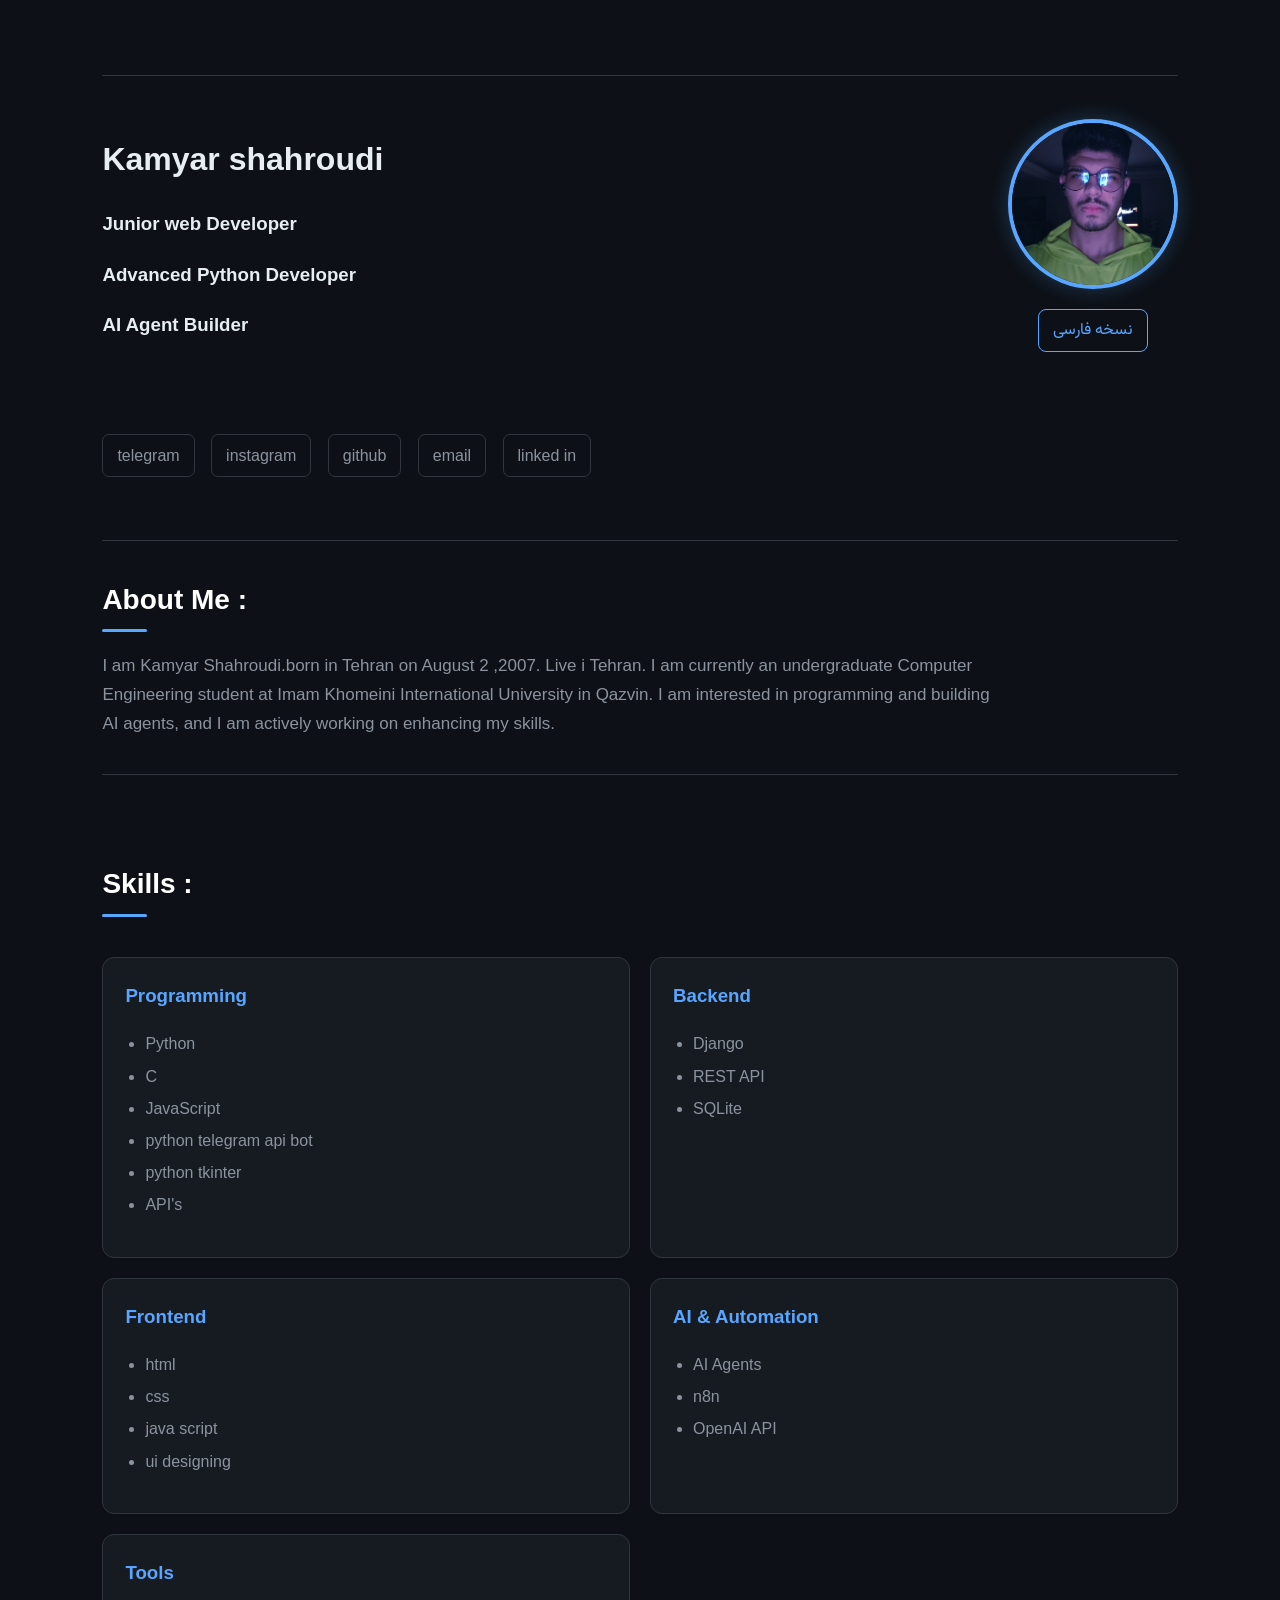
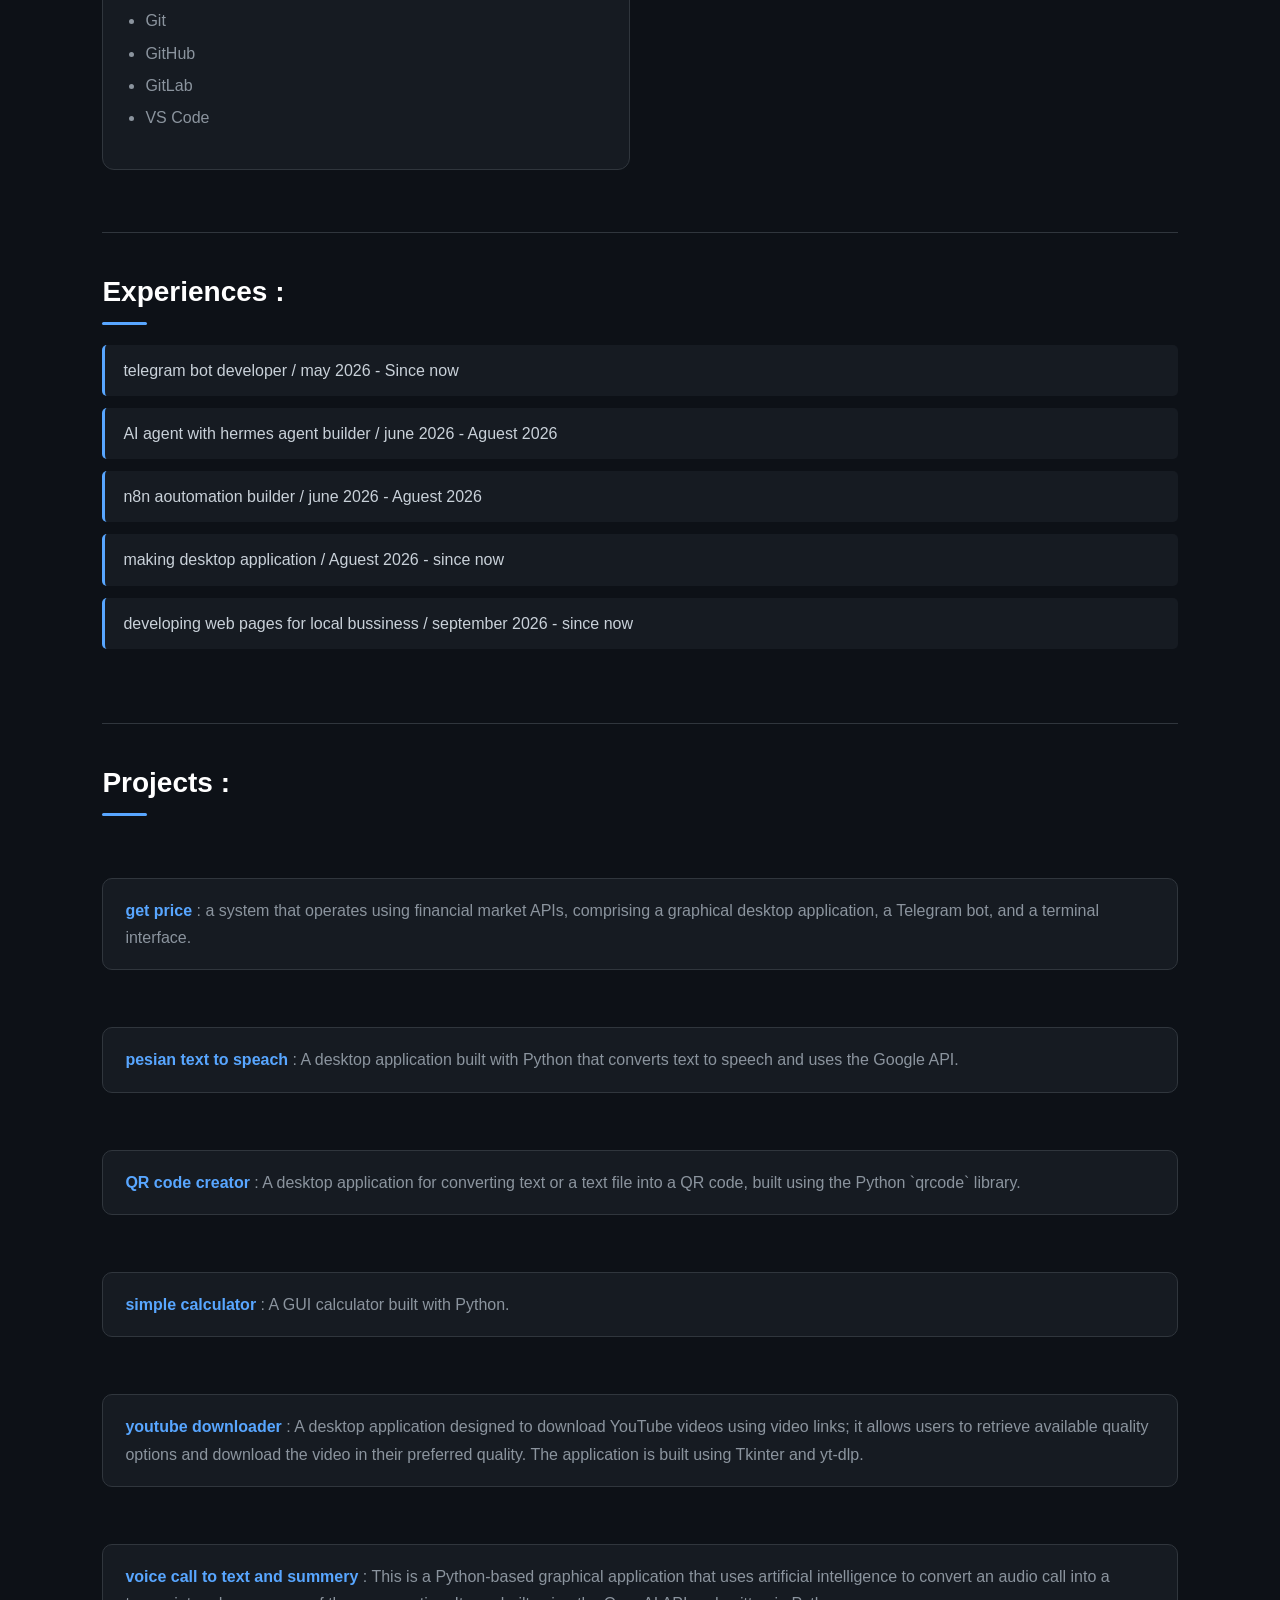
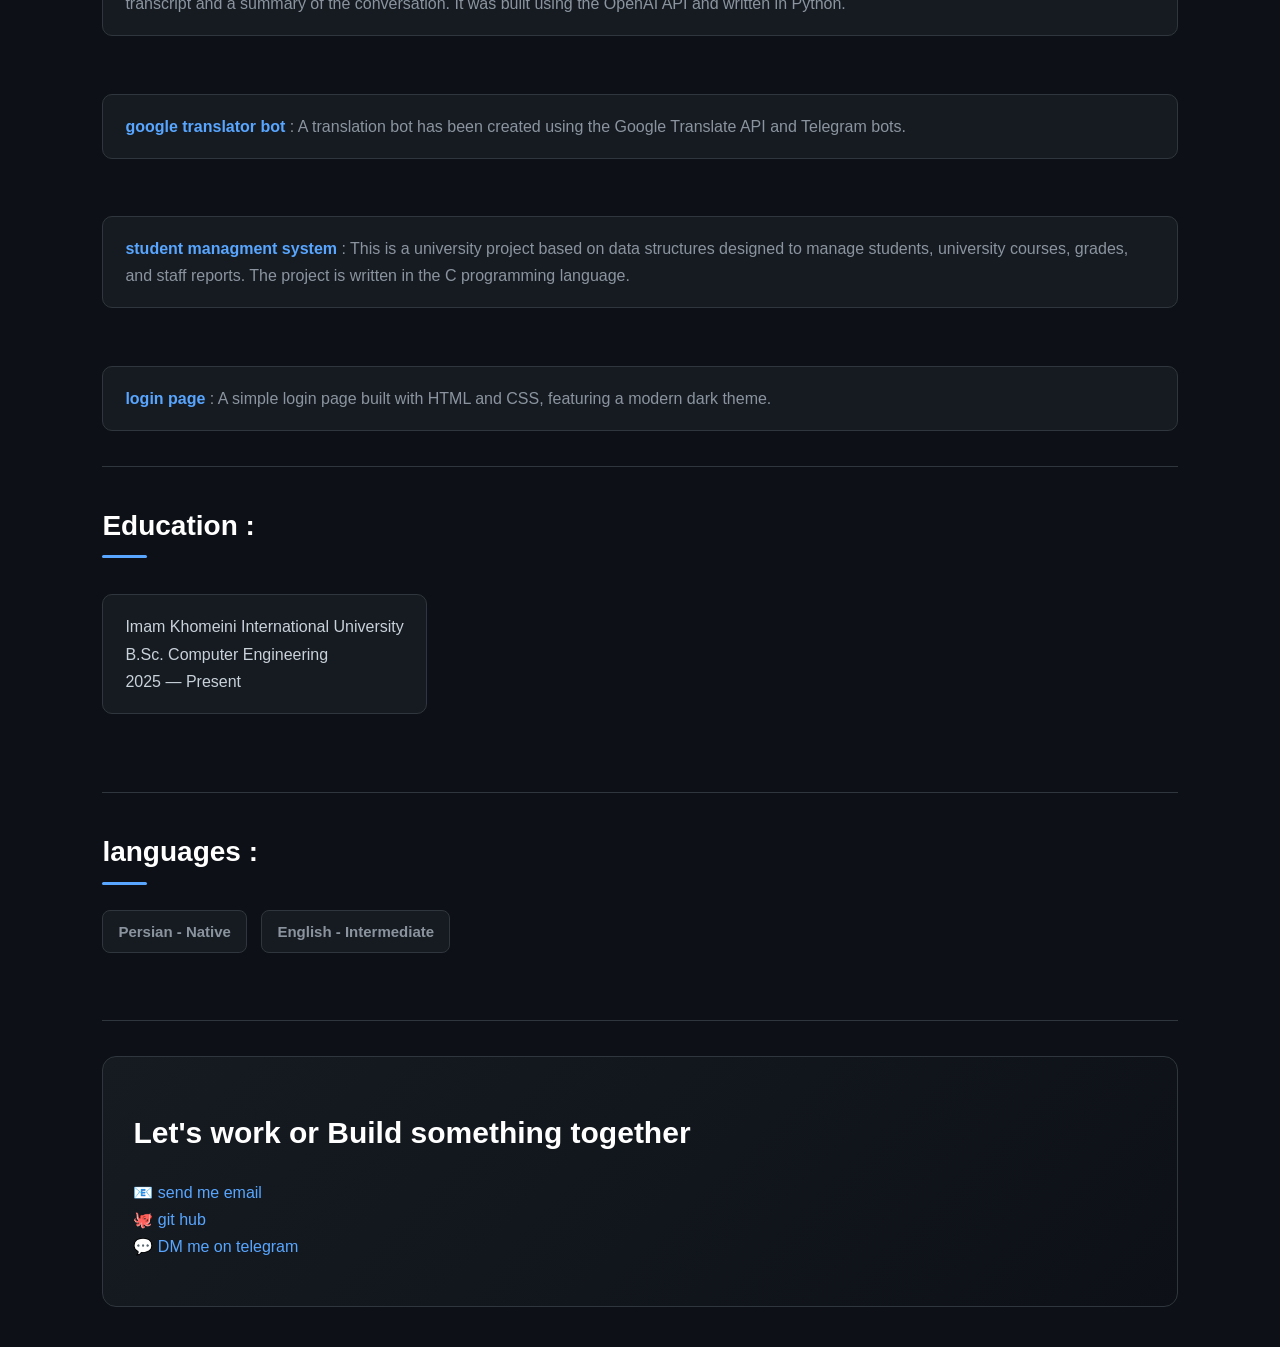
<file: index.html>
<!DOCTYPE html>
<html lang="en">

<head>
    <meta charset="UTF-8">
    <meta name="viewport" content="width=device-width, initial-scale=1.0">
    <link rel="stylesheet" href="./style/style.css">
    <title>Kamyar shahroudi</title>
</head>

<body>
    <hr>

    <div class="profile-header">

        <div class="profile-info">
            <h1>Kamyar shahroudi</h1>
            <h3>Junior web Developer</h3>
            <h3>Advanced Python Developer</h3>
            <h3>AI Agent Builder</h3>
        </div>

        <div class="profile-photo">
            <img src="./images/profile.jpg" alt="Kamyar Shahroudi" class="profile-image">
            <a href="./persian.html" class="language-btn">نسخه فارسی</a>
        </div>

    </div>

    <br><br>
    <div class="links">
        <a href="https://t.me/KamyJooon" target="_blank">telegram</a>
        <a href="https://www.instagram.com/kamyarr166" target="_blank">instagram</a>
        <a href="https://github.com/kamyarshah-11" target="_blank">github</a>
        <a href="mailto:kshahroudi97@gmail.com" target="_blank">email</a>
        <a href="https://t.me/KamyJooon" target="_blank">linked in </a>
    </div>
    <br>
    <hr>
    <div class="t-meabou">
        <h2>About Me :</h2>
        <p>I am Kamyar Shahroudi.born in Tehran on August 2 ,2007. Live i Tehran. I am currently an undergraduate
            Computer Engineering
            student at Imam Khomeini
            International University in Qazvin. I am interested in programming and building AI agents, and I am
            actively working on enhancing my skills.</p>
    </div>
    <hr>
    <br>

    <div class="skills">
        <h2>Skills :</h2>

        <div class="skill">
            <h3>Programming</h3>
            <ul>
                <li>Python</li>
                <li>C</li>
                <li>JavaScript</li>
                <li>python telegram api bot</li>
                <li>python tkinter</li>
                <li>API's</li>
            </ul>
        </div>

        <div class="skill">
            <h3>Backend</h3>
            <ul>
                <li>Django</li>
                <li>REST API</li>
                <li>SQLite</li>
            </ul>
        </div>

        <div class="skill">
            <h3>Frontend</h3>
            <ul>
                <li>html</li>
                <li>css</li>
                <li>java script</li>
                <li>ui designing</li>
            </ul>
        </div>

        <div class="skill">
            <h3>AI & Automation</h3>
            <ul>
                <li>AI Agents</li>
                <li>n8n</li>
                <li>OpenAI API</li>
            </ul>
        </div>

        <div class="skill">
            <h3>Tools</h3>
            <ul>
                <li>Git</li>
                <li>GitHub</li>
                <li>GitLab</li>
                <li>VS Code</li>
            </ul>
        </div>
    </div>
    <br>
    <hr>
    <div class="experiences">
        <h2>Experiences :</h2>
        <p>telegram bot developer / may 2026 - Since now</p>
        <p>AI agent with hermes agent builder / june 2026 - Aguest 2026</p>
        <p>n8n aoutomation builder / june 2026 - Aguest 2026</p>
        <p>making desktop application / Aguest 2026 - since now</p>
        <p>developing web pages for local bussiness / september 2026 - since now</p>

    </div>
    <br>
    <hr>
    <div class="projects">
        <h2>Projects : </h2>
        <br>
        <div class="project">

            <p> <a href="https://github.com/kamyarshah-11/get-price-telegram-bot" target="_blank">get price</a> : a
                system that
                operates using financial market APIs, comprising a graphical desktop application, a
                Telegram bot, and a terminal interface.</p>

        </div>
        <br>
        <div class="project">
            <p><a href="https://github.com/kamyarshah-11/persian-tts" target="_blank">pesian text to speach</a> :
                A desktop application built with Python that converts text to speech and uses the Google API.
            </p>
        </div>
        <br>
        <div class="project">
            <p><a href="https://github.com/kamyarshah-11/QR-code-creator" target="_blank">QR code creator</a> :
                A desktop application for converting text or a text file into a QR code, built using the Python `qrcode`
                library.
            </p>
        </div>
        <br>
        <div class="project">
            <p><a href="https://github.com/kamyarshah-11/Kamyar-Calculator" target="_blank">simple calculator</a> : A
                GUI
                calculator built with Python.</p>
        </div>
        <br>
        <div class="project">
            <p><a href="https://github.com/kamyarshah-11/YouTube-Downloader" target="_blank">youtube downloader</a> : A
                desktop
                application designed to download YouTube videos using video
                links; it allows users to retrieve available quality options and download the video in their preferred
                quality. The application is built using Tkinter and yt-dlp.</p>
        </div>
        <br>
        <div class="project">
            <p><a href="https://github.com/kamyarshah-11/voice-call-to-text" target="_blank">voice call to text and
                    summery</a> : This
                is a Python-based graphical application that uses artificial intelligence to convert an audio call into
                a transcript and a summary of the conversation. It was built using the OpenAI API and written in Python.
            </p>

        </div>
        <br>
        <div class="project">
            <p><a href="https://github.com/kamyarshah-11/google-translator-bot" target="_blank">google translator
                    bot</a> : A
                translation bot has been created using the Google Translate API and Telegram bots.</p>
        </div>
        <br>
        <div class="project">
            <p><a href="https://github.com/kamyarshah-11/final-project" target="_blank">student managment system</a> :
                This is a
                university project based on data structures designed to manage students, university courses, grades, and
                staff reports. The project is written in the C programming language.</p>
        </div>
        <br>
        <div class="project">
            <p><a href="https://github.com/kamyarshah-11/login-page" target="_blank">login page</a> : A simple login
                page built with
                HTML and CSS,
                featuring a modern dark theme.</p>
        </div>
    </div>
    <hr>
    <div class="education">
        <h2>Education : </h2>
        <p>Imam Khomeini International University
            B.Sc. Computer Engineering
            2025 — Present</p>
    </div>
    <br>
    <hr>
    <div class="lang">
        <h2>languages : </h2>
        <h3>Persian - Native</h3>
        <h3>English - Intermediate</h3>
    </div>
    <br>
    <hr>
    <div class="contact">
        <h1>Let's work or Build something together</h1>
        <p>
            📧 <a href="mailto:kshahroudi97@gmail.com" target="_blank">send me email</a>
            <br>
            🐙 <a href="https://github.com/kamyarshah-11" target="_blank">git hub</a>
            <br>
            💬 <a href="https://t.me/KamyJooon" target="_blank">DM me on telegram</a>
        </p>
    </div>
</body>

</html>
</file>
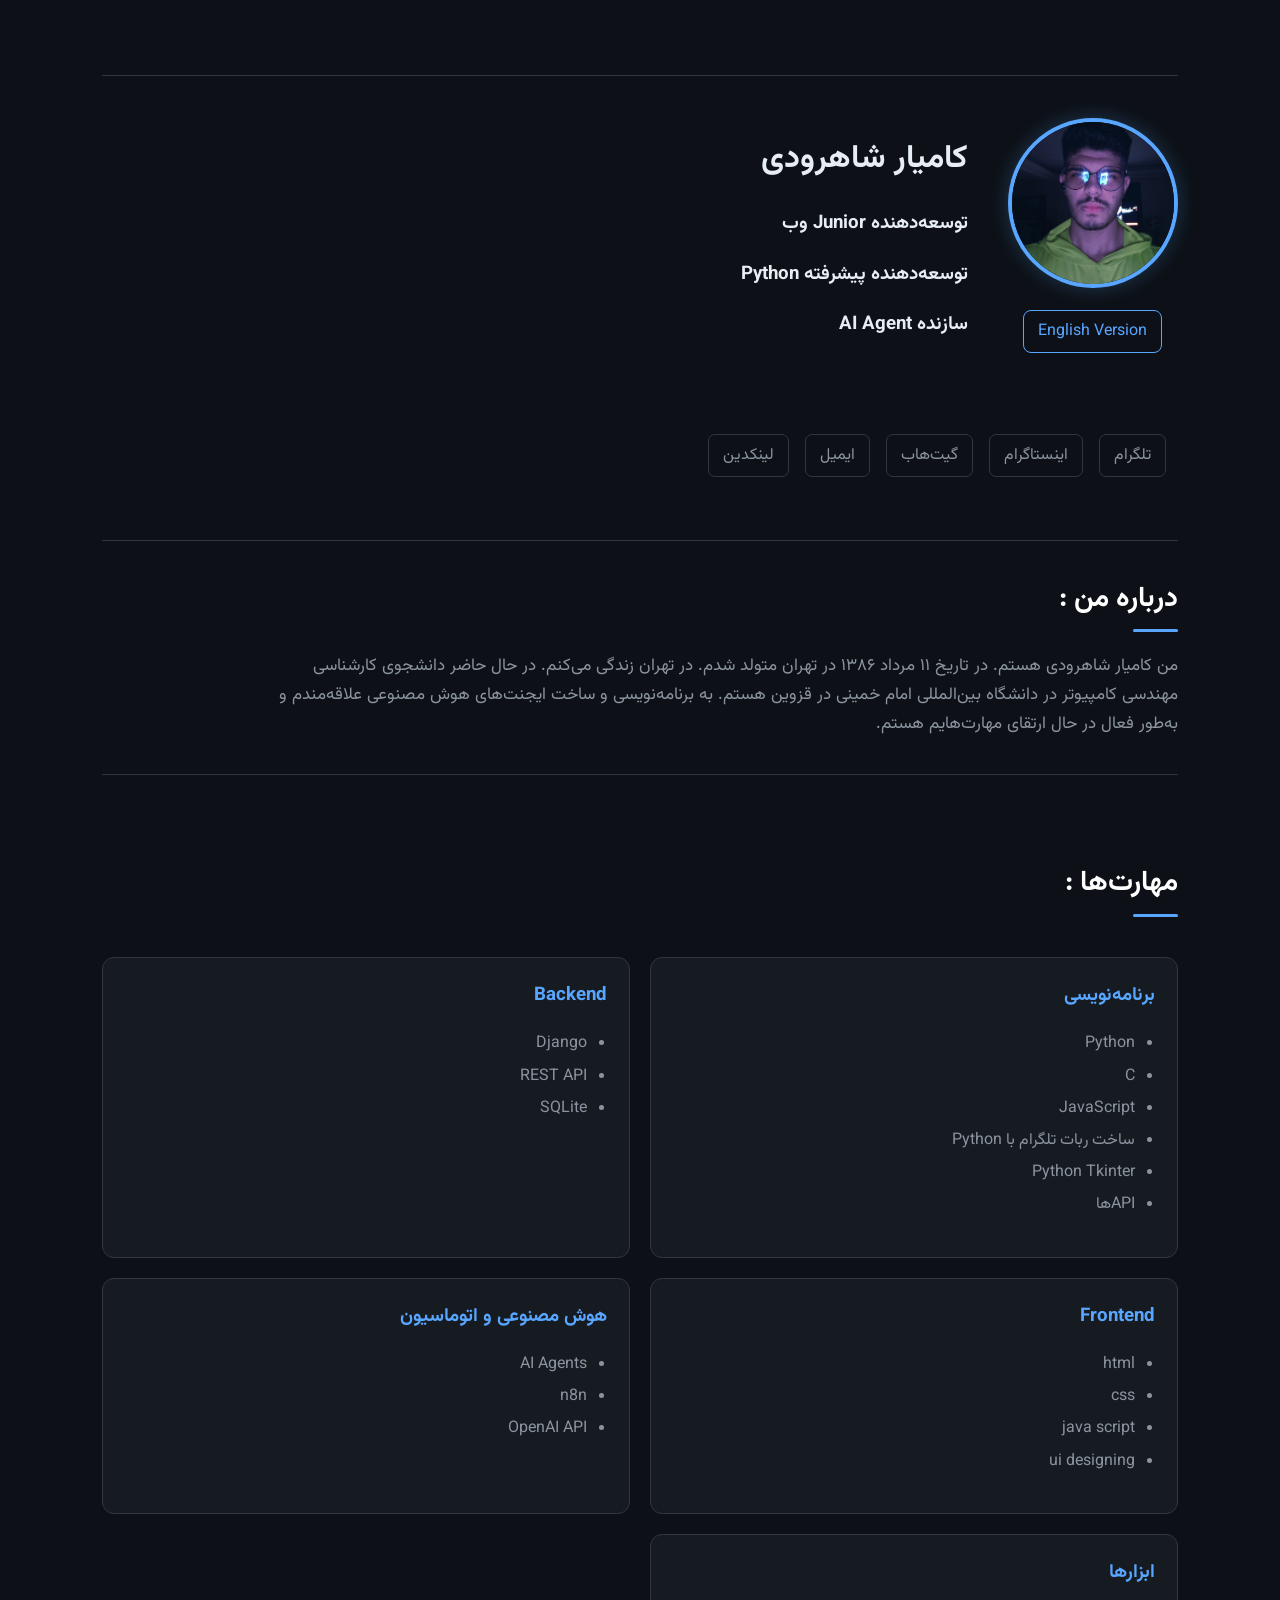
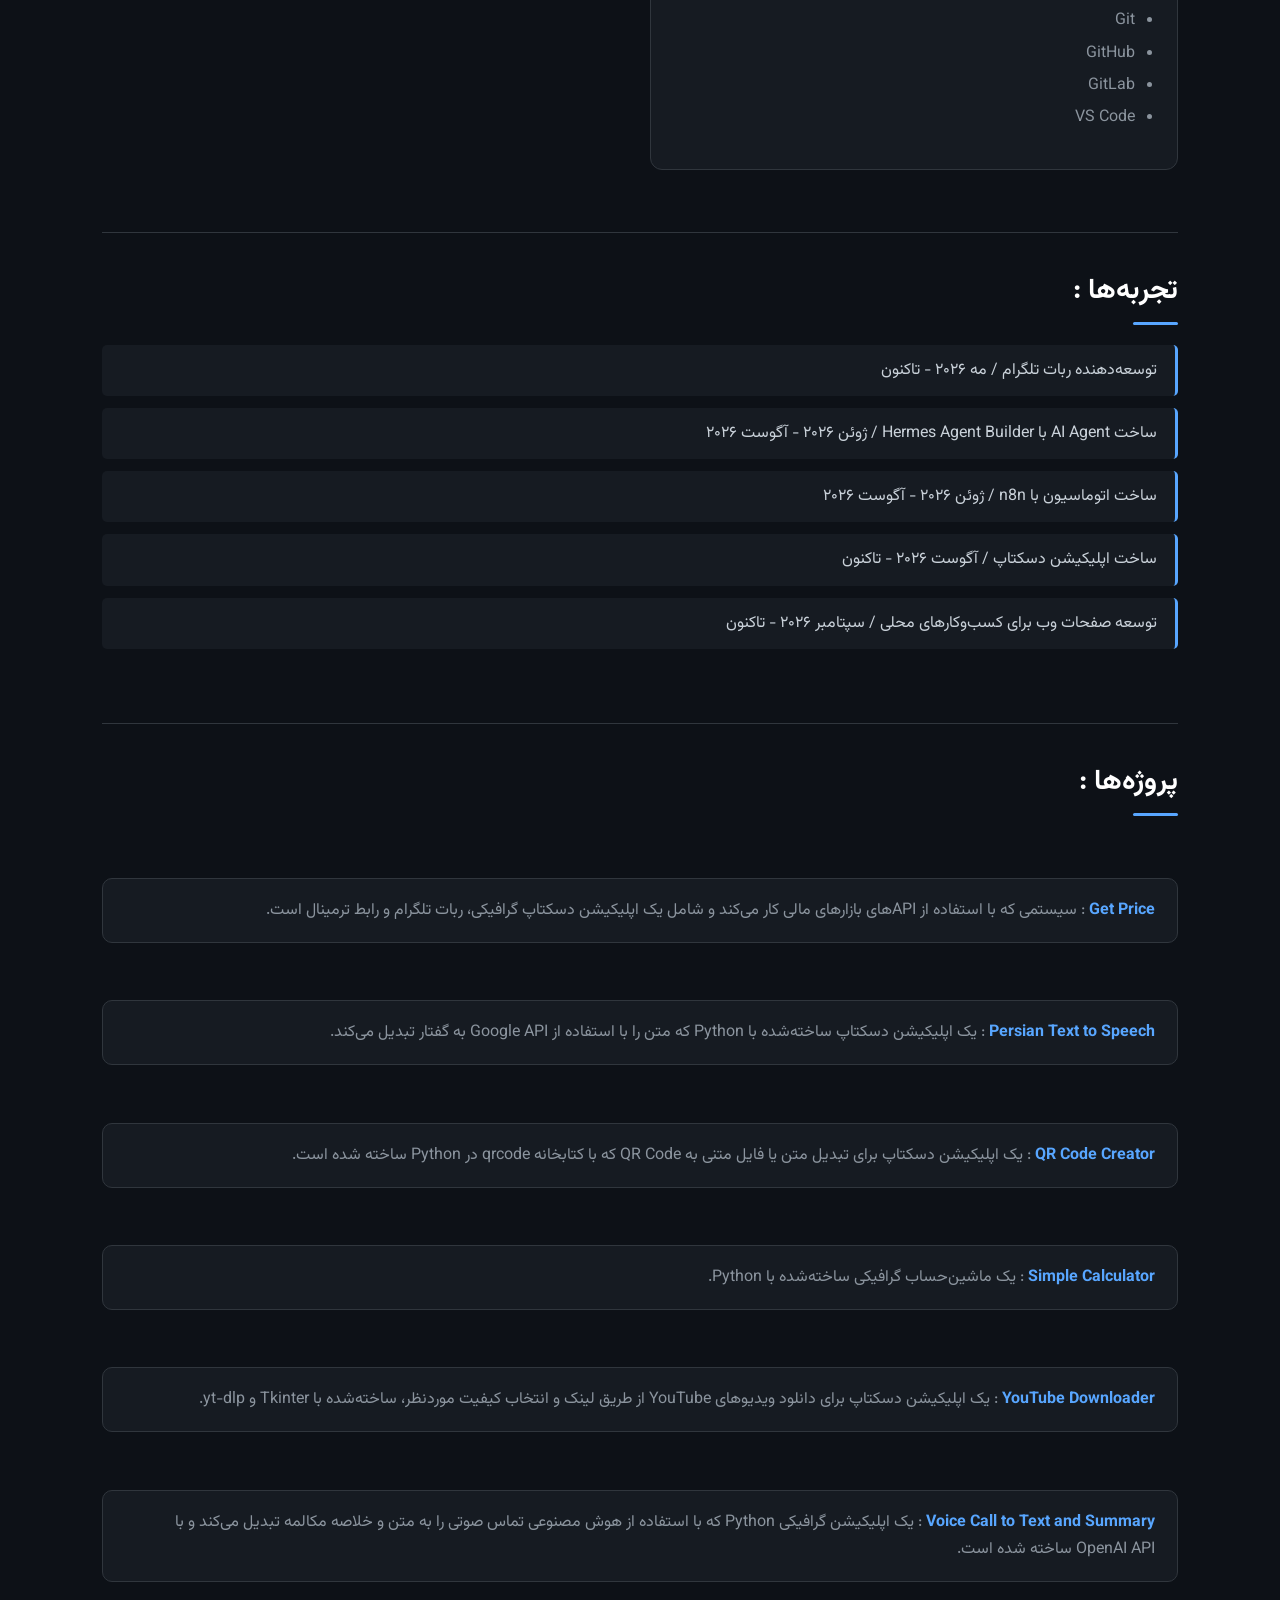
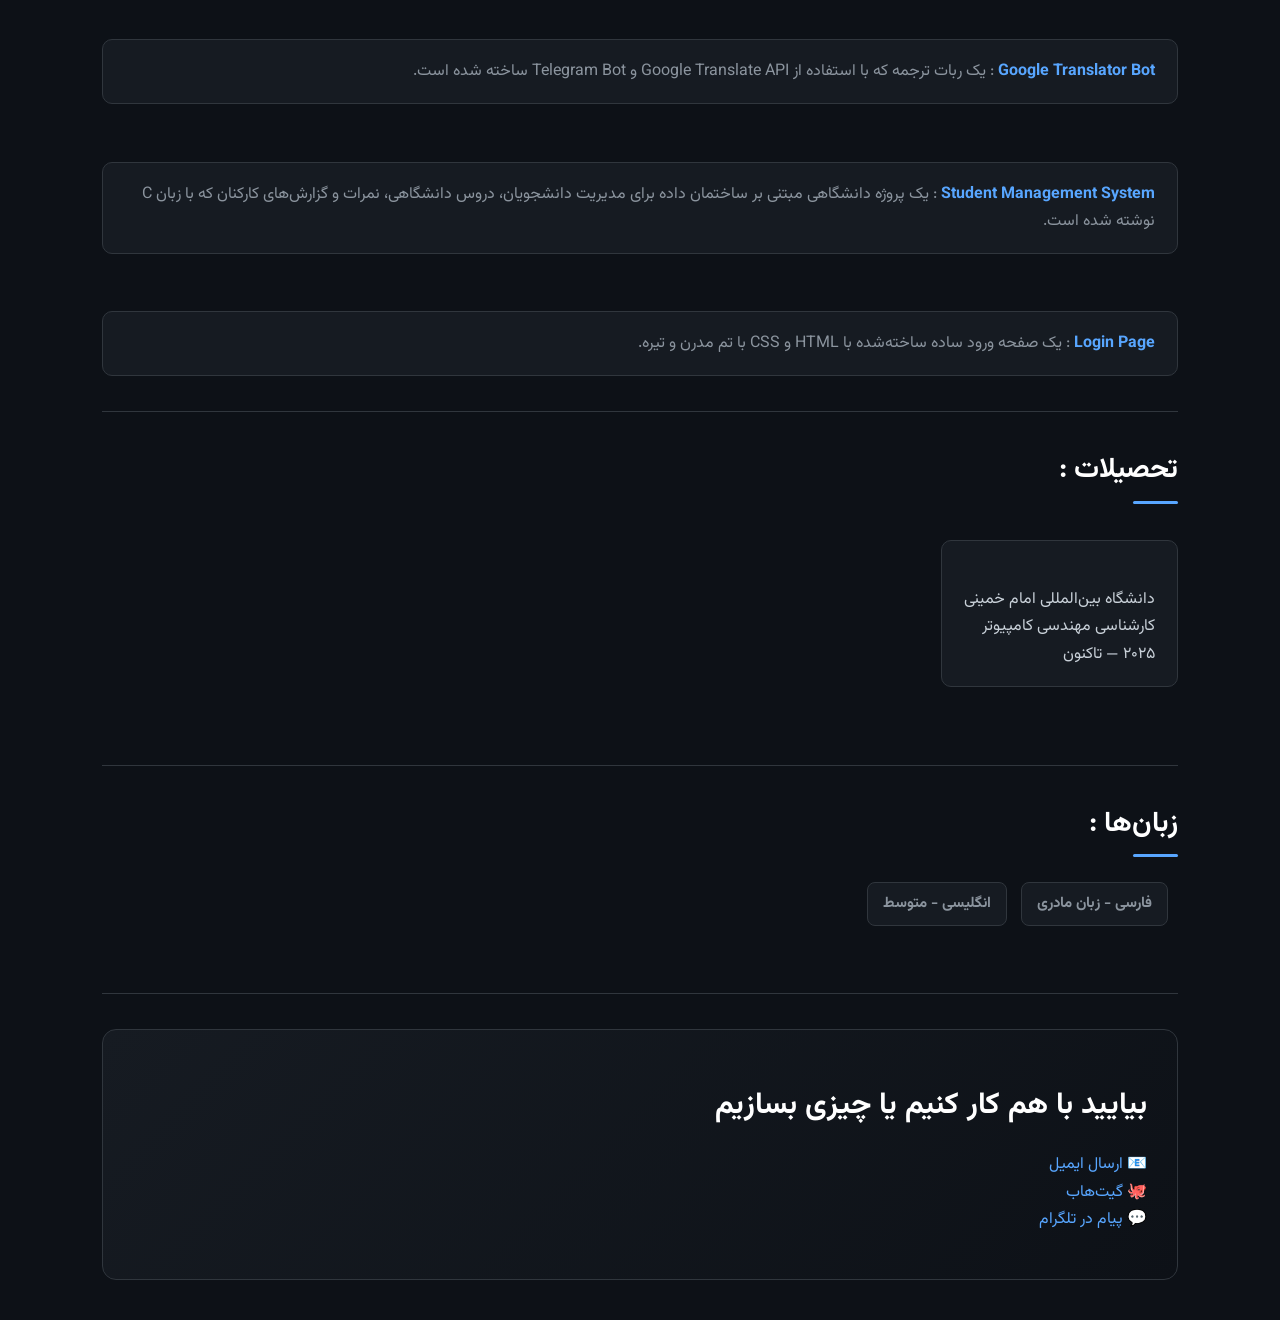
<file: persian.html>
<!DOCTYPE html>
<html lang="fa" dir="rtl">

<head>
    <meta charset="UTF-8">
    <meta name="viewport" content="width=device-width, initial-scale=1.0">
    <link rel="stylesheet" href="./style/style.css">
    <link rel="stylesheet" href="./style/persian-style.css">
    <title>Kamyar Shahroudi</title>
</head>

<body>
    <hr>

    <div class="profile-header">

        <div class="profile-info">
            <h1>کامیار شاهرودی</h1>
            <h3>توسعه‌دهنده Junior وب</h3>
            <h3>توسعه‌دهنده پیشرفته Python</h3>
            <h3>سازنده AI Agent</h3>
        </div>

        <div class="profile-photo">
            <img src="./images/profile.jpg" alt="کامیار شاهرودی" class="profile-image">
            <a href="./index.html" class="language-btn">English Version</a>
        </div>

    </div>

    <br><br>

    <div class="links">
        <a href="https://t.me/KamyJooon" target="_blank">تلگرام</a>
        <a href="https://www.instagram.com/kamyarr166" target="_blank">اینستاگرام</a>
        <a href="https://github.com/kamyarshah-11" target="_blank">گیت‌هاب</a>
        <a href="mailto:kshahroudi97@gmail.com" target="_blank">ایمیل</a>
        <a href="https://t.me/KamyJooon" target="_blank">لینکدین</a>
    </div>

    <br>
    <hr>

    <div class="t-meabou">
        <h2>درباره من :</h2>
        <p>
            من کامیار شاهرودی هستم. در تاریخ ۱۱ مرداد ۱۳۸۶ در تهران متولد شدم. در تهران زندگی می‌کنم. در حال حاضر
            دانشجوی کارشناسی مهندسی کامپیوتر در دانشگاه بین‌المللی امام خمینی در قزوین هستم. به برنامه‌نویسی و ساخت
            ایجنت‌های هوش مصنوعی علاقه‌مندم و به‌طور فعال در حال ارتقای مهارت‌هایم هستم.
        </p>
    </div>

    <hr>
    <br>

    <div class="skills">
        <h2>مهارت‌ها :</h2>

        <div class="skill">
            <h3>برنامه‌نویسی</h3>
            <ul>
                <li>Python</li>
                <li>C</li>
                <li>JavaScript</li>
                <li>ساخت ربات تلگرام با Python</li>
                <li>Python Tkinter</li>
                <li>APIها</li>
            </ul>
        </div>

        <div class="skill">
            <h3>Backend</h3>
            <ul>
                <li>Django</li>
                <li>REST API</li>
                <li>SQLite</li>
            </ul>
        </div>

        <div class="skill">
            <h3>Frontend</h3>
            <ul>
                <li>html</li>
                <li>css</li>
                <li>java script</li>
                <li>ui designing</li>
            </ul>
        </div>

        <div class="skill">
            <h3>هوش مصنوعی و اتوماسیون</h3>
            <ul>
                <li>AI Agents</li>
                <li>n8n</li>
                <li>OpenAI API</li>
            </ul>
        </div>

        <div class="skill">
            <h3>ابزارها</h3>
            <ul>
                <li>Git</li>
                <li>GitHub</li>
                <li>GitLab</li>
                <li>VS Code</li>
            </ul>
        </div>
    </div>

    <br>
    <hr>

    <div class="experiences">
        <h2>تجربه‌ها :</h2>
        <p>توسعه‌دهنده ربات تلگرام / مه ۲۰۲۶ - تاکنون</p>
        <p>ساخت AI Agent با Hermes Agent Builder / ژوئن ۲۰۲۶ - آگوست ۲۰۲۶</p>
        <p>ساخت اتوماسیون با n8n / ژوئن ۲۰۲۶ - آگوست ۲۰۲۶</p>
        <p>ساخت اپلیکیشن دسکتاپ / آگوست ۲۰۲۶ - تاکنون</p>
        <p>توسعه صفحات وب برای کسب‌وکارهای محلی / سپتامبر ۲۰۲۶ - تاکنون</p>
    </div>

    <br>
    <hr>

    <div class="projects">
        <h2>پروژه‌ها :</h2>
        <br>

        <div class="project">
            <p>
                <a href="https://github.com/kamyarshah-11/get-price-telegram-bot" target="_blank">Get Price</a> :
                سیستمی که با استفاده از APIهای بازارهای مالی کار می‌کند و شامل
                یک اپلیکیشن دسکتاپ گرافیکی، ربات تلگرام و رابط ترمینال است.
            </p>
        </div>

        <br>

        <div class="project">
            <p>
                <a href="https://github.com/kamyarshah-11/persian-tts" target="_blank">Persian Text to Speech</a> :
                یک اپلیکیشن دسکتاپ ساخته‌شده با Python که متن را با استفاده از
                Google API به گفتار تبدیل می‌کند.
            </p>
        </div>

        <br>

        <div class="project">
            <p>
                <a href="https://github.com/kamyarshah-11/QR-code-creator" target="_blank">QR Code Creator</a> :
                یک اپلیکیشن دسکتاپ برای تبدیل متن یا فایل متنی به QR Code که با
                کتابخانه qrcode در Python ساخته شده است.
            </p>
        </div>

        <br>

        <div class="project">
            <p>
                <a href="https://github.com/kamyarshah-11/Kamyar-Calculator" target="_blank">Simple Calculator</a> :
                یک ماشین‌حساب گرافیکی ساخته‌شده با Python.
            </p>
        </div>

        <br>

        <div class="project">
            <p>
                <a href="https://github.com/kamyarshah-11/YouTube-Downloader" target="_blank">YouTube Downloader</a> :
                یک اپلیکیشن دسکتاپ برای دانلود ویدیوهای YouTube از طریق لینک و
                انتخاب کیفیت موردنظر، ساخته‌شده با Tkinter و yt-dlp.
            </p>
        </div>

        <br>

        <div class="project">
            <p>
                <a href="https://github.com/kamyarshah-11/voice-call-to-text" target="_blank">Voice Call to Text and
                    Summary</a> :
                یک اپلیکیشن گرافیکی Python که با استفاده از هوش مصنوعی تماس صوتی
                را به متن و خلاصه مکالمه تبدیل می‌کند و با OpenAI API ساخته شده است.
            </p>
        </div>

        <br>

        <div class="project">
            <p>
                <a href="https://github.com/kamyarshah-11/google-translator-bot" target="_blank">Google Translator
                    Bot</a> :
                یک ربات ترجمه که با استفاده از Google Translate API و Telegram Bot ساخته شده است.
            </p>
        </div>

        <br>

        <div class="project">
            <p>
                <a href="https://github.com/kamyarshah-11/final-project" target="_blank">Student Management System</a> :
                یک پروژه دانشگاهی مبتنی بر ساختمان داده برای مدیریت دانشجویان،
                دروس دانشگاهی، نمرات و گزارش‌های کارکنان که با زبان C نوشته شده است.
            </p>
        </div>

        <br>

        <div class="project">
            <p>
                <a href="https://github.com/kamyarshah-11/login-page" target="_blank">Login Page</a> :
                یک صفحه ورود ساده ساخته‌شده با HTML و CSS با تم مدرن و تیره.
            </p>
        </div>
    </div>

    <hr>

    <div class="education">
        <h2>تحصیلات :</h2>
        <p>
            دانشگاه بین‌المللی امام خمینی
            کارشناسی مهندسی کامپیوتر
            ۲۰۲۵ — تاکنون
        </p>
    </div>

    <br>
    <hr>

    <div class="lang">
        <h2>زبان‌ها :</h2>
        <h3>فارسی - زبان مادری</h3>
        <h3>انگلیسی - متوسط</h3>
    </div>

    <br>
    <hr>

    <div class="contact">
        <h1>بیایید با هم کار کنیم یا چیزی بسازیم</h1>
        <p>
            📧 <a href="mailto:kshahroudi97@gmail.com" target="_blank">ارسال ایمیل</a>
            <br>
            🐙 <a href="https://github.com/kamyarshah-11" target="_blank">گیت‌هاب</a>
            <br>
            💬 <a href="https://t.me/KamyJooon" target="_blank">پیام در تلگرام</a>
        </p>
    </div>

</body>

</html>
</file>
<file: style/style.css>
/* =========================
   General
========================= */

@font-face {
  font-family: "Vazirmatn";
  src: url("../fonts/Vazirmatn-VariableFont_wght.ttf") format("truetype");
  font-weight: 100 900;
  font-style: normal;
}

* {
  box-sizing: border-box;
}

html {
  scroll-behavior: smooth;
}

body {
  margin: 0;
  padding: 40px 8%;
  background: #0d1117;
  color: #e6edf3;
  font-family: Arial, sans-serif;
  line-height: 1.7;
}

/* =========================
   Main separators
========================= */

hr {
  border: none;
  height: 1px;
  background: #30363d;
  margin: 35px 0;
}

/* =========================
   Head / Introduction
========================= */

body > h1 {
  font-size: 48px;
  margin-bottom: 5px;
  color: #ffffff;
  letter-spacing: -1px;
}

.profile-header {
  display: flex;
  align-items: center;
  justify-content: space-between;
  gap: 40px;
}

.profile-info {
  flex: 1;
}

.profile-image {
  width: 170px;
  height: 170px;

  border-radius: 50%;

  object-fit: cover;

  border: 4px solid #58a6ff;

  box-shadow: 0 0 20px rgba(88, 166, 255, 0.25);

  order: 2;
}

body > h3 {
  display: inline-block;
  margin: 5px 10px 5px 0;
  padding: 7px 14px;
  border: 1px solid #30363d;
  border-radius: 8px;
  color: #58a6ff;
  background: #161b22;
  font-size: 15px;
}

/* =========================
   Links
========================= */

.links {
  margin-top: 20px;
}

.links a {
  display: inline-block;
  margin-right: 12px;
  padding: 7px 14px;
  color: #8b949e;
  text-decoration: none;
  border: 1px solid #30363d;
  border-radius: 7px;
  transition: 0.25s;
}

.links a:hover {
  color: #58a6ff;
  border-color: #58a6ff;
  background: #161b22;
  transform: translateY(-2px);
}

/* =========================
   Section titles
========================= */

h2 {
  color: #ffffff;
  font-size: 28px;
  margin-bottom: 20px;
}

h2::after {
  content: "";
  display: block;
  width: 45px;
  height: 3px;
  background: #58a6ff;
  margin-top: 6px;
  border-radius: 10px;
}

/* =========================
   About Me
========================= */

.t-meabou {
  max-width: 900px;
}

.t-meabou p {
  color: #8b949e;
  font-size: 17px;
}

/* =========================
   Skills
========================= */

.skills {
  display: grid;
  grid-template-columns: repeat(2, 1fr);
  gap: 20px;
}

.skills > h2 {
  grid-column: 1 / -1;
}

.skill {
  padding: 22px;
  background: #161b22;
  border: 1px solid #30363d;
  border-radius: 12px;
  transition: 0.25s;
}

.skill:hover {
  border-color: #58a6ff;
  transform: translateY(-4px);
}

.skill h3 {
  color: #58a6ff;
  margin-top: 0;
}

.skill ul {
  padding-left: 20px;
  color: #8b949e;
}

.skill li {
  margin: 5px 0;
}

/* =========================
   Experiences
========================= */

.experiences p {
  margin: 12px 0;
  padding: 12px 18px;
  background: #161b22;
  border-left: 3px solid #58a6ff;
  border-radius: 5px;
  color: #c9d1d9;
}

/* =========================
   Projects
========================= */

.projects {
  display: block;
}

.project {
  padding: 18px 22px;
  margin: 15px 0;
  background: #161b22;
  border: 1px solid #30363d;
  border-radius: 10px;
  transition: 0.25s;
}

.project:hover {
  border-color: #58a6ff;
  transform: translateX(5px);
}

.project p {
  margin: 0;
  color: #8b949e;
}

.project a {
  color: #58a6ff;
  font-weight: bold;
  text-decoration: none;
}

.project a:hover {
  text-decoration: underline;
}

/* =========================
   Education
========================= */

.education p {
  display: inline-block;
  padding: 18px 22px;
  background: #161b22;
  border: 1px solid #30363d;
  border-radius: 10px;
  color: #c9d1d9;
  white-space: pre-line;
}

/* =========================
   Languages
========================= */

.lang h3 {
  display: inline-block;
  margin: 5px 10px 5px 0;
  padding: 8px 15px;
  background: #161b22;
  border: 1px solid #30363d;
  border-radius: 8px;
  color: #8b949e;
  font-size: 15px;
}

/* =========================
   Contact
========================= */

.contact {
  margin-top: 20px;
  padding: 30px;
  background: linear-gradient(135deg, #161b22, #0d1117);
  border: 1px solid #30363d;
  border-radius: 14px;
}

.contact h1 {
  color: #ffffff;
  font-size: 30px;
}

.contact a {
  color: #58a6ff;
  text-decoration: none;
}

.contact a:hover {
  text-decoration: underline;
}

.language-btn {
  display: block;
  width: fit-content;
  margin: 12px auto 0;
  padding: 7px 14px;
  color: #58a6ff;
  text-decoration: none;
  border: 1px solid #58a6ff;
  border-radius: 8px;
  transition: 0.25s;
  direction: rtl;
  font-family: "Vazirmatn", Arial, sans-serif;
}

.language-btn:hover {
  background: #58a6ff;
  color: #0d1117;
}

/* =========================
   Responsive
========================= */

@media (max-width: 700px) {
  body {
    padding: 25px 5%;
  }

  body > h1 {
    font-size: 36px;
  }

  .skills {
    grid-template-columns: 1fr;
  }

  .skills > h2 {
    grid-column: auto;
  }

  body > h3 {
    display: block;
    width: fit-content;
  }

  .links a {
    margin-bottom: 8px;
  }

  .contact h1 {
    font-size: 24px;
  }
}
</file>
<file: style/persian-style.css>
@font-face {
  font-family: "Vazirmatn";
  src: url("../fonts/Vazirmatn-VariableFont_wght.ttf") format("truetype");
  font-weight: 100 900;
  font-style: normal;
}

html,
body {
  font-family: "Vazirmatn", Arial, sans-serif;
}

body {
  direction: rtl;
}

.profile-header {
  direction: ltr;
}

.profile-info {
  direction: rtl;
  text-align: right;
}

.profile-photo {
  direction: ltr;
}

.links {
  text-align: right;
}

.t-meabou,
.skills,
.experiences,
.projects,
.education,
.lang,
.contact {
  direction: rtl;
  text-align: right;
}

.skill {
  text-align: right;
}

.skill ul {
  padding-left: 0;
  padding-right: 20px;
}

.experiences p {
  border-left: none;
  border-right: 3px solid #58a6ff;
}

.project {
  text-align: right;
}

.education p {
  white-space: pre-line;
}

.language-btn {
  display: block;
  width: fit-content;
  margin: 12px auto 0;
  padding: 7px 14px;
  color: #58a6ff;
  text-decoration: none;
  border: 1px solid #58a6ff;
  border-radius: 8px;
  transition: 0.25s;
  direction: rtl;
}

.language-btn:hover {
  background: #58a6ff;
  color: #0d1117;
}

@media (max-width: 700px) {
  .profile-header {
    direction: ltr;
  }

  .profile-info {
    direction: rtl;
  }
}
</file>
